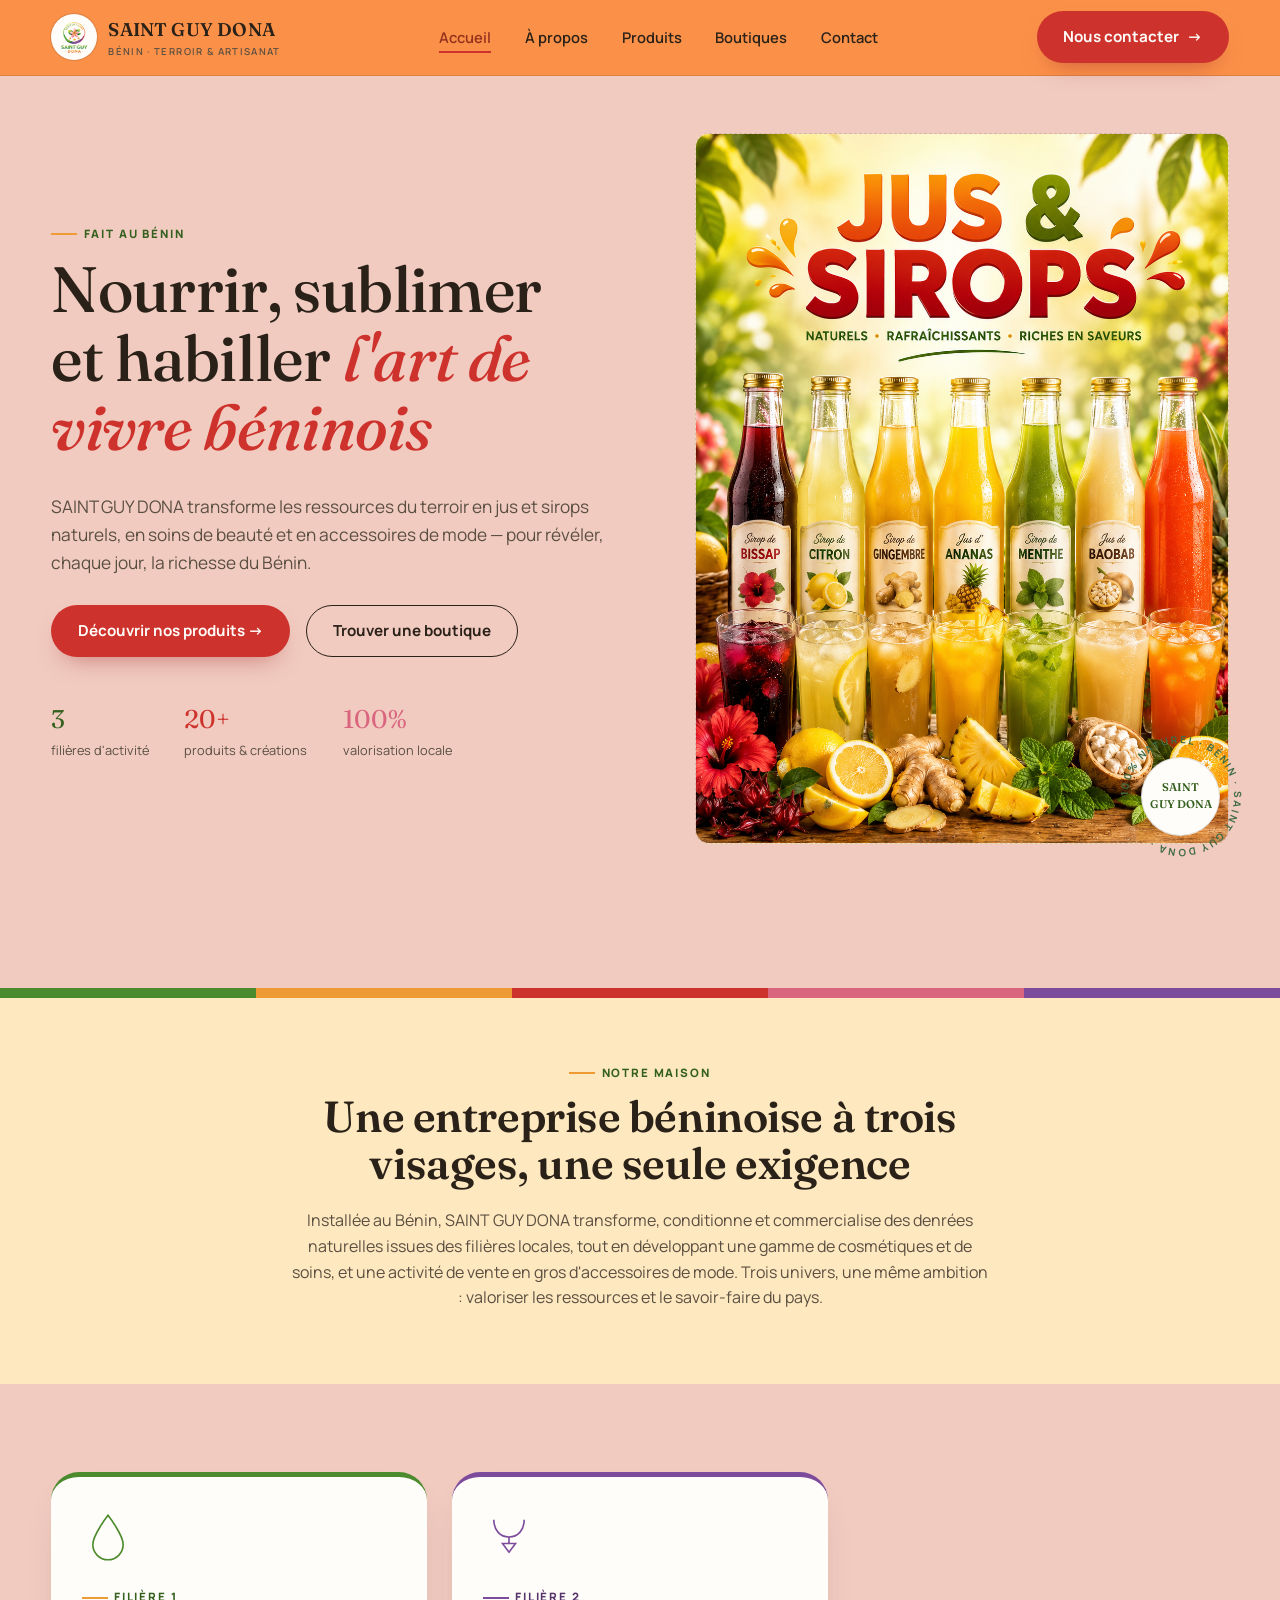
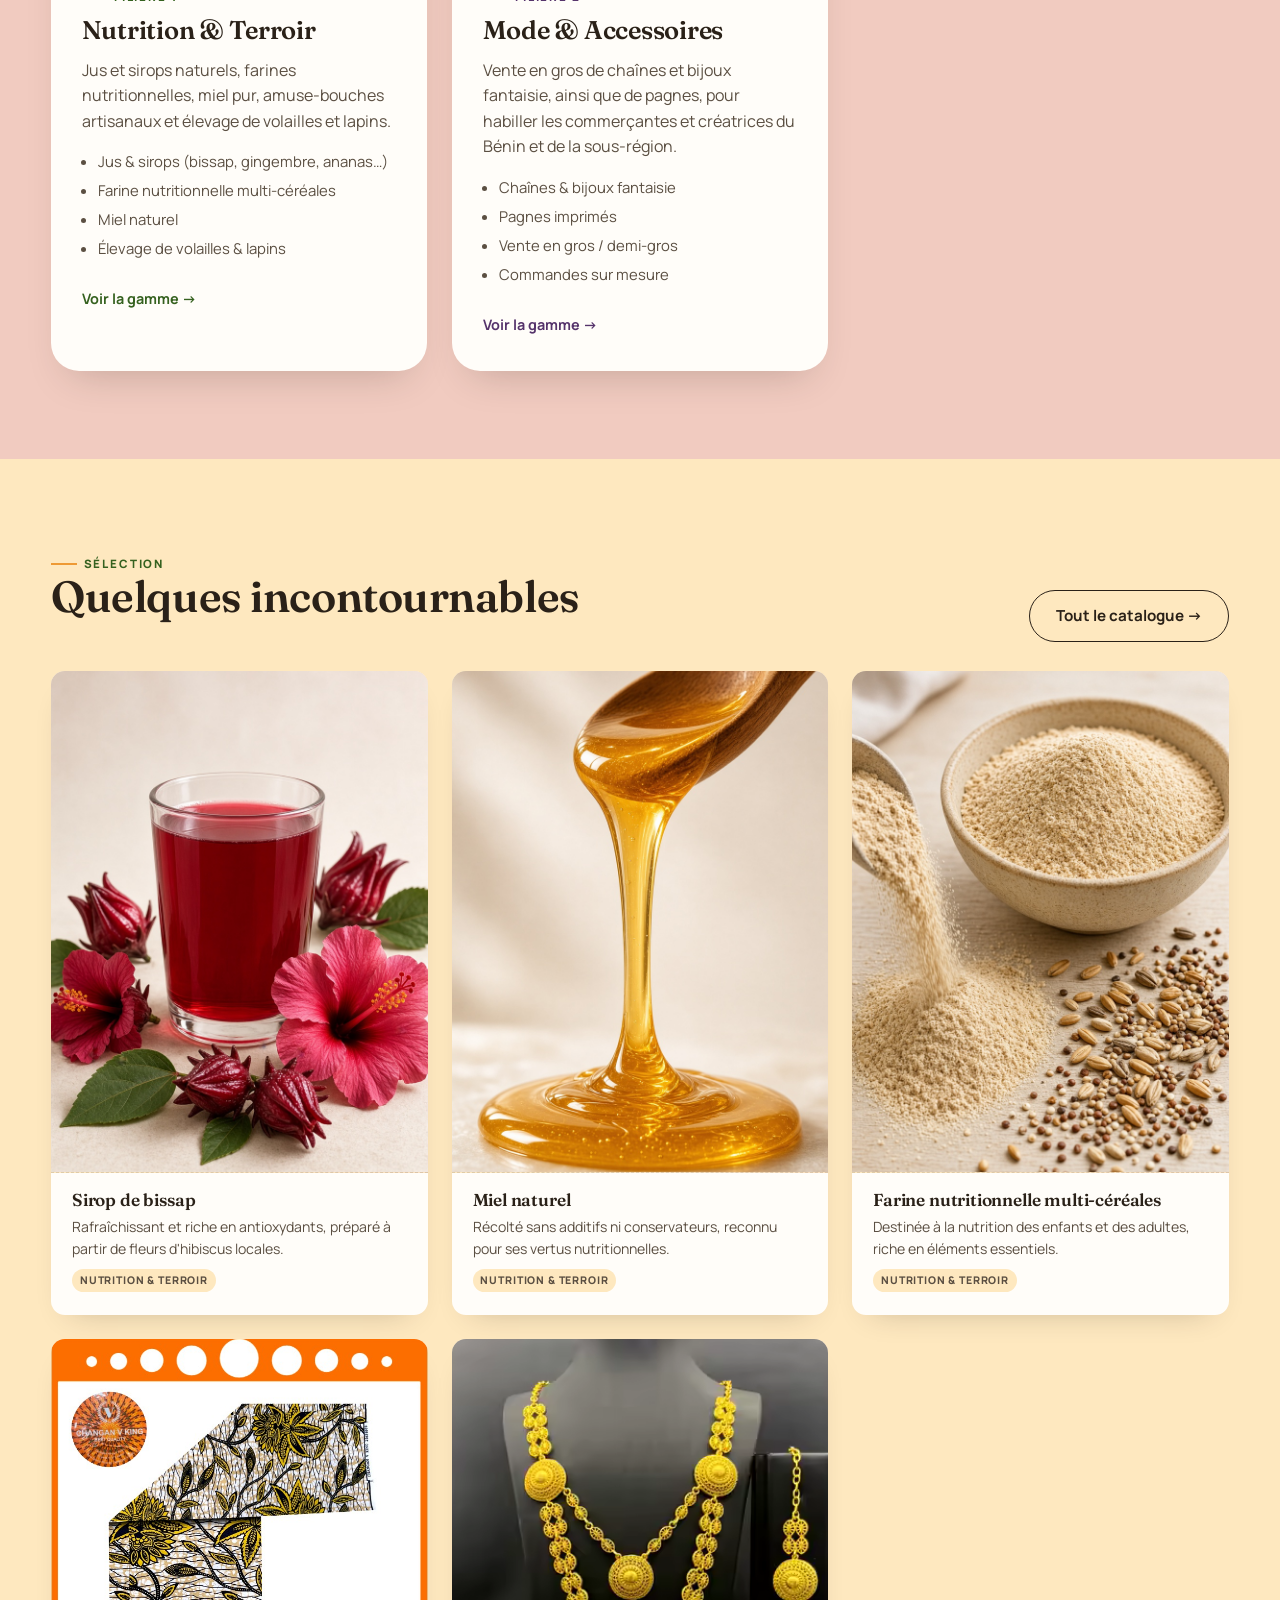
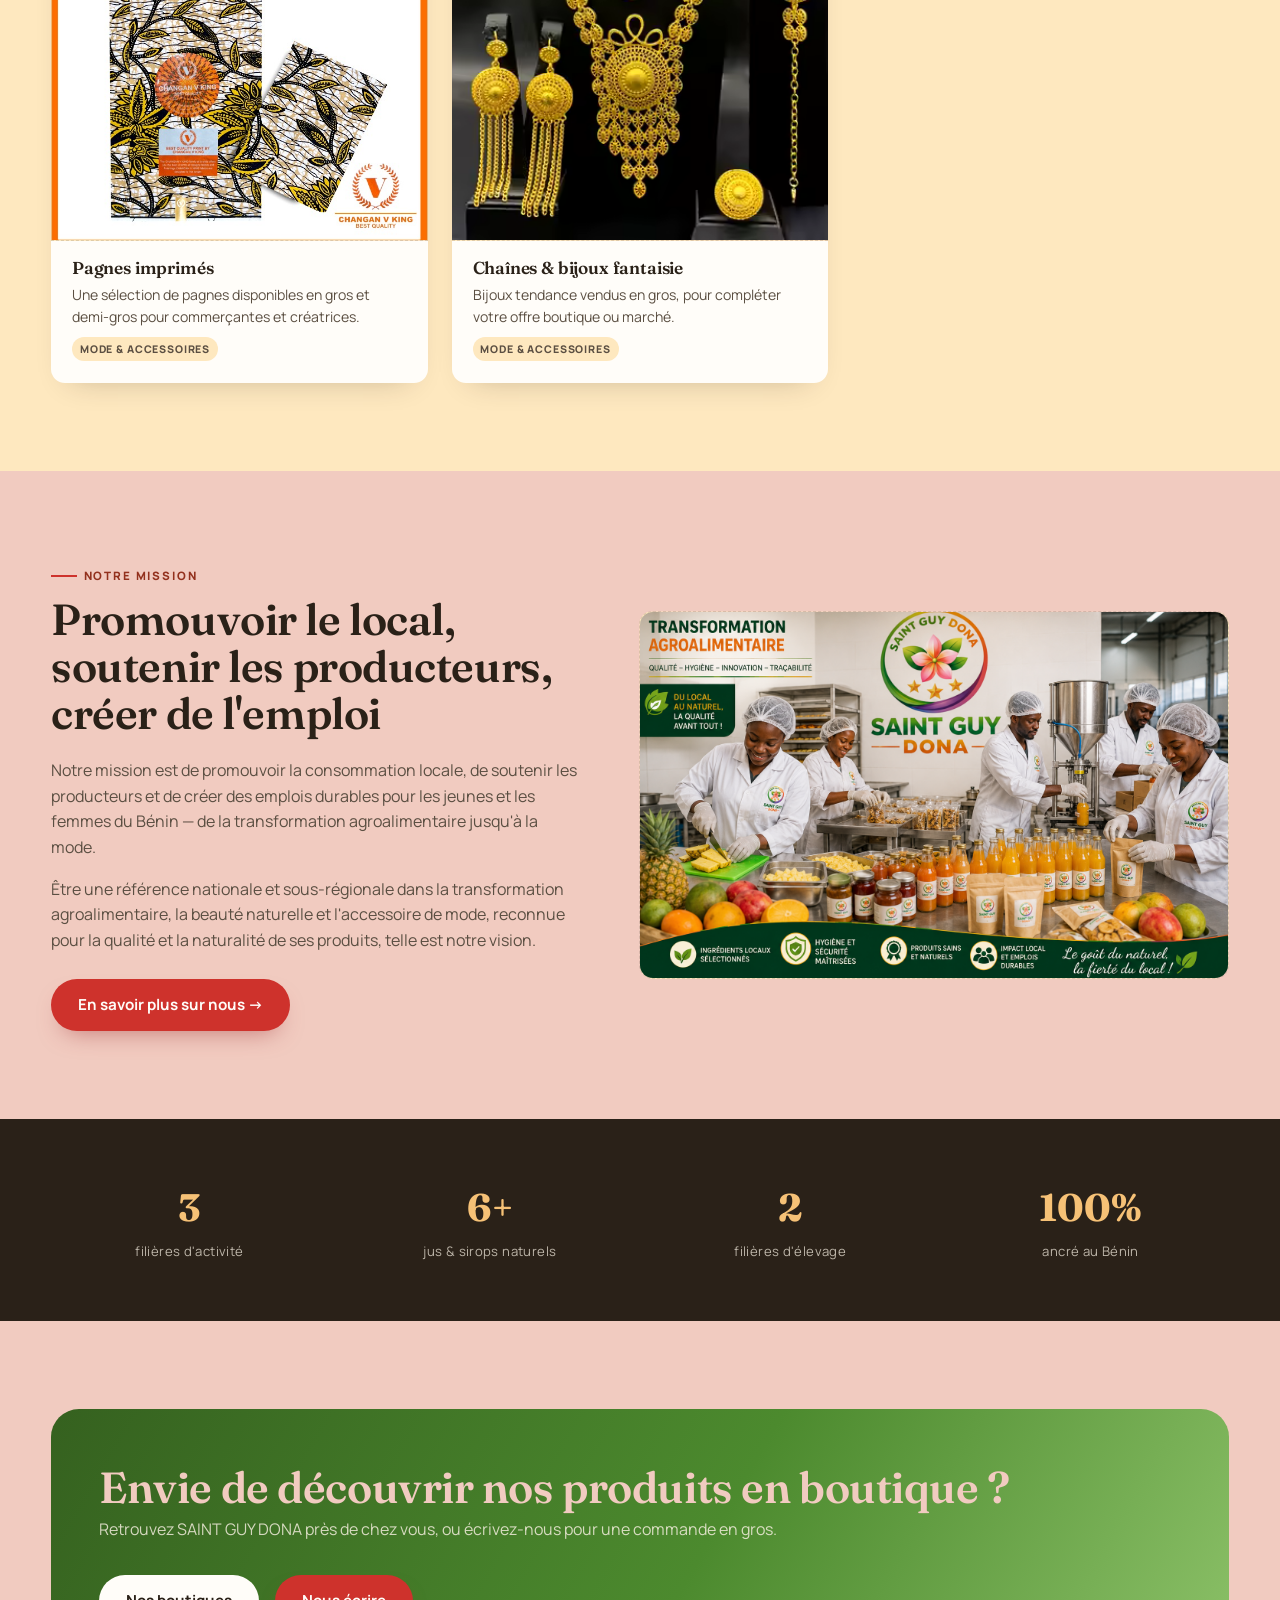
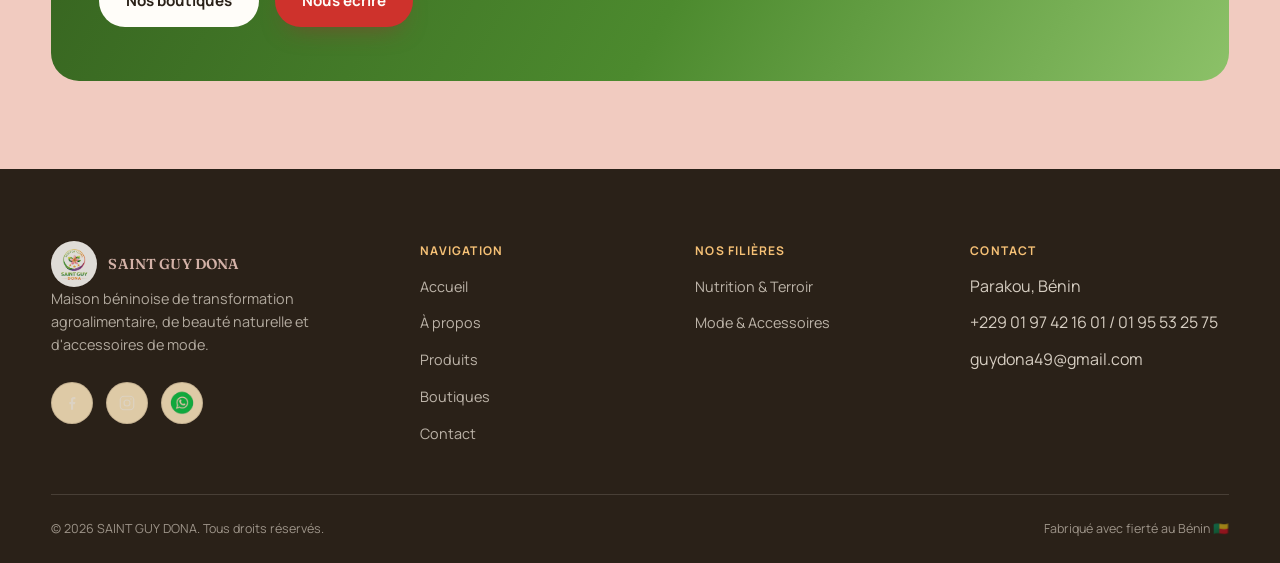
<file: index.html>
<!DOCTYPE html>
<html lang="fr">
<head>
<meta charset="UTF-8">
<meta name="viewport" content="width=device-width, initial-scale=1.0">
<title>Saint Guy Dona — Nutrition, Beauté & Mode du Bénin</title>
<meta name="description" content="SAINT GUY DONA : maison béninoise de transformation agroalimentaire, de beauté naturelle et d'accessoires de mode. Jus & sirops, farines, miel, cosmétiques, chaînes et pagnes.">
<link rel="stylesheet" href="css/style.css">
<script type="application/ld+json">
{
  "@context": "https://schema.org",
  "@type": "Organization",
  "name": "Saint Guy Dona",
  "url": "https://saint-guy-dona.netlify.app/",
  "logo": "https://saint-guy-dona.netlify.app/image/Logo.png",
  "description": "Maison béninoise de transformation agroalimentaire (jus & sirops, farines, miel), de beauté naturelle et de vente en gros d'accessoires de mode.",
  "address": { "@type": "PostalAddress", "addressCountry": "BJ" }
}
</script>
<meta name="google-site-verification" content="PFu3XNACZsZXtsipWAEVEyfrhWiJ9gKWhEKwHs2kgWk" />
</head>
<body>

<header class="site-header">
  <div class="container">
    <a href="index.html" class="brand">
      <img src="image/Logo.png" alt="Logo SAINT GUY DONA" class="brand-mark">
      <span>SAINT GUY DONA<small>Bénin · Terroir &amp; Artisanat</small></span>
    </a>
    <nav>
      <ul class="nav-links" id="navLinks">
        <li><a href="index.html" aria-current="page">Accueil</a></li>
        <li><a href="apropos.html">À propos</a></li>
        <li><a href="produits.html">Produits</a></li>
        <li><a href="boutiques.html">Boutiques</a></li>
        <li><a href="contact.html">Contact</a></li>
      </ul>
    </nav>
    <div class="nav-cta">
      <a href="contact.html" class="btn btn--primary"><span>Nous contacter</span> →</a>
      <button class="nav-toggle" id="navToggle" aria-label="Ouvrir le menu" aria-expanded="false">
        <span></span><span></span><span></span>
      </button>
    </div>
  </div>
</header>

<main>

  <!-- HERO -->
  <section class="section" style="padding-top:3.6rem;">
    <div class="container split">
      <div>
        <p class="eyebrow">Fait au Bénin</p>
        <h1>Nourrir, sublimer<br>et habiller <span class="accent">l'art de vivre béninois</span></h1>
        <p class="max-56" style="font-size:1.08rem;">SAINT GUY DONA transforme les ressources du terroir en jus et sirops naturels, en soins de beauté et en accessoires de mode — pour révéler, chaque jour, la richesse du Bénin.</p>
        <div style="display:flex; gap:1rem; flex-wrap:wrap; margin-top:1.8rem; align-items:center;">
          <a href="produits.html" class="btn btn--primary">Découvrir nos produits →</a>
          <a href="boutiques.html" class="btn btn--ghost">Trouver une boutique</a>
        </div>
        <div style="display:flex; gap:2.2rem; margin-top:2.6rem; flex-wrap:wrap;">
          <div>
            <p style="font-family:var(--font-display); font-size:1.6rem; color:var(--forest-dark); margin:0;">3</p>
            <p style="font-size:0.8rem; margin:0;">filières d'activité</p>
          </div>
          <div>
            <p style="font-family:var(--font-display); font-size:1.6rem; color:var(--bissap); margin:0;">20+</p>
            <p style="font-size:0.8rem; margin:0;">produits &amp; créations</p>
          </div>
          <div>
            <p style="font-family:var(--font-display); font-size:1.6rem; color:var(--plum); margin:0;">100%</p>
            <p style="font-size:0.8rem; margin:0;">valorisation locale</p>
          </div>
        </div>
      </div>
      <div style="position:relative;">
        <div class="ph ph--tall">
          <img src="image/JUS3.png" alt="Gamme de produits Saint Guy Dona" style="width:100%; height:100%; object-fit:cover;">
        </div>
        <div class="seal" style="position:absolute; right:-18px; bottom:-18px;">
          <svg viewBox="0 0 100 100">
            <path id="sealcirc" fill="none" d="M50,50 m-40,0 a40,40 0 1,1 80,0 a40,40 0 1,1 -80,0"/>
            <text font-family="Manrope" font-weight="700" font-size="7.6" letter-spacing="1.5" fill="#3F6B45">
              <textPath href="#sealcirc" startOffset="0%">100% NATUREL · BÉNIN · SAINT GUY DONA ·</textPath>
            </text>
          </svg>
          <div class="seal-core">SAINT<br>GUY DONA</div>
        </div>
      </div>
    </div>
  </section>

  <div class="wax-strip" style="margin-top:3.5rem;">
    <span style="background:var(--forest)"></span><span style="background:var(--mango)"></span><span style="background:var(--bissap)"></span><span style="background:var(--plum)"></span><span style="background:var(--indigo)"></span>
  </div>

  <!-- INTRO -->
  <section class="section section--tight section--ivory-deep">
    <div class="container center" style="max-width:70ch; margin-inline:auto;">
      <p class="eyebrow" style="justify-content:center;">Notre maison</p>
      <h2>Une entreprise béninoise à trois visages, une seule exigence</h2>
      <p>Installée au Bénin, SAINT GUY DONA transforme, conditionne et commercialise des denrées naturelles issues des filières locales, tout en développant une gamme de cosmétiques et de soins, et une activité de vente en gros d'accessoires de mode. Trois univers, une même ambition : valoriser les ressources et le savoir-faire du pays.</p>
    </div>
  </section>

  <!-- PILLARS -->
  <section class="section">
    <div class="container">
      <div class="pillars">

        <article class="pillar-card pillar-card--nutrition">
          <div class="pillar-icon">
            <svg viewBox="0 0 48 48" fill="none" stroke="currentColor" stroke-width="1.5"><path d="M24 4C24 4 10 22 10 31a14 14 0 0028 0C38 22 24 4 24 4z"/></svg>
          </div>
          <p class="eyebrow">Filière 1</p>
          <h3>Nutrition &amp; Terroir</h3>
          <p>Jus et sirops naturels, farines nutritionnelles, miel pur, amuse-bouches artisanaux et élevage de volailles et lapins.</p>
          <ul>
            <li>Jus &amp; sirops (bissap, gingembre, ananas…)</li>
            <li>Farine nutritionnelle multi-céréales</li>
            <li>Miel naturel</li>
            <li>Élevage de volailles &amp; lapins</li>
          </ul>
          <a href="produits.html#nutrition" class="pillar-link">Voir la gamme →</a>
        </article>

        <article class="pillar-card pillar-card--mode">
          <div class="pillar-icon">
            <svg viewBox="0 0 48 48" fill="none" stroke="currentColor" stroke-width="1.5"><path d="M10 8c0 10 6 16 14 16s14-6 14-16"/><path d="M24 24v6"/><path d="M18 30l6 8 6-8z"/></svg>
          </div>
          <p class="eyebrow eyebrow--indigo">Filière 2</p>
          <h3>Mode &amp; Accessoires</h3>
          <p>Vente en gros de chaînes et bijoux fantaisie, ainsi que de pagnes, pour habiller les commerçantes et créatrices du Bénin et de la sous-région.</p>
          <ul>
            <li>Chaînes &amp; bijoux fantaisie</li>
            <li>Pagnes imprimés</li>
            <li>Vente en gros / demi-gros</li>
            <li>Commandes sur mesure</li>
          </ul>
          <a href="produits.html#mode" class="pillar-link">Voir la gamme →</a>
        </article>

      </div>
    </div>
  </section>

  <!-- FEATURED PRODUCTS -->
  <section class="section section--ivory-deep">
    <div class="container">
      <div class="category-head">
        <div>
          <p class="eyebrow">Sélection</p>
          <h2>Quelques incontournables</h2>
        </div>
        <a href="produits.html" class="btn btn--ghost">Tout le catalogue →</a>
      </div>
      <div class="product-grid">

        <div class="product-item">
          <div class="ph ph--tall">
            <img src="image/bissap.jpg" alt="Gamme de produits Saint Guy Dona" style="width:100%; height:100%; object-fit:cover;">
          </div>
          <div class="product-body">
            <h4>Sirop de bissap</h4>
            <p>Rafraîchissant et riche en antioxydants, préparé à partir de fleurs d'hibiscus locales.</p>
            <span class="tag">Nutrition &amp; Terroir</span>
          </div>
        </div>

        <div class="product-item">
          <div class="ph ph--tall">
            <img src="image/miel2.jpg" alt="Gamme de produits Saint Guy Dona" style="width:100%; height:100%; object-fit:cover;">
          </div>  
          <div class="product-body">
            <h4>Miel naturel</h4>
            <p>Récolté sans additifs ni conservateurs, reconnu pour ses vertus nutritionnelles.</p>
            <span class="tag">Nutrition &amp; Terroir</span>
          </div>
        </div>

        <div class="product-item">
          <div class="ph ph--tall">
            <img src="image/farine.jpg" alt="Gamme de produits Saint Guy Dona" style="width:100%; height:100%; object-fit:cover;">
          </div>
          <div class="product-body">
            <h4>Farine nutritionnelle multi-céréales</h4>
            <p>Destinée à la nutrition des enfants et des adultes, riche en éléments essentiels.</p>
            <span class="tag">Nutrition &amp; Terroir</span>
          </div>
        </div>

        <div class="product-item">
          <div class="ph ph--tall">
            <img src="image/pagne2.jpg" alt="Gamme de produits Saint Guy Dona" style="width:100%; height:100%; object-fit:cover;">
          </div>
          <div class="product-body">
            <h4>Pagnes imprimés</h4>
            <p>Une sélection de pagnes disponibles en gros et demi-gros pour commerçantes et créatrices.</p>
            <span class="tag">Mode &amp; Accessoires</span>
          </div>
        </div>

        <div class="product-item">
          <div class="ph ph--tall">
            <img src="image/Chaînes.png" alt="Gamme de produits Saint Guy Dona" style="width:100%; height:100%; object-fit:cover;">
          </div>
          <div class="product-body">
            <h4>Chaînes &amp; bijoux fantaisie</h4>
            <p>Bijoux tendance vendus en gros, pour compléter votre offre boutique ou marché.</p>
            <span class="tag">Mode &amp; Accessoires</span>
          </div>
        </div>

      </div>
    </div>
  </section>

  <!-- ABOUT TEASER -->
  <section class="section">
    <div class="container split split--reverse">
      <div class="ph ph--wide">
        <img src="image/atelier3.png" alt="Équipe et atelier Saint Guy Dona" style="width:100%; height:100%; object-fit:cover;">
      </div>
      <div>
        <p class="eyebrow eyebrow--bissap">Notre mission</p>
        <h2>Promouvoir le local, soutenir les producteurs, créer de l'emploi</h2>
        <p>Notre mission est de promouvoir la consommation locale, de soutenir les producteurs et de créer des emplois durables pour les jeunes et les femmes du Bénin — de la transformation agroalimentaire jusqu'à la mode.</p>
        <p>Être une référence nationale et sous-régionale dans la transformation agroalimentaire, la beauté naturelle et l'accessoire de mode, reconnue pour la qualité et la naturalité de ses produits, telle est notre vision.</p>
        <a href="apropos.html" class="btn btn--primary" style="margin-top:0.6rem;">En savoir plus sur nous →</a>
      </div>
    </div>
  </section>

  <!-- STATS BAND -->
  <section class="section--ink section--tight">
    <div class="container">
      <div class="stat-row">
        <div class="stat"><b>3</b><span>filières d'activité</span></div>
        <div class="stat"><b>6+</b><span>jus &amp; sirops naturels</span></div>
        <div class="stat"><b>2</b><span>filières d'élevage</span></div>
        <div class="stat"><b>100%</b><span>ancré au Bénin</span></div>
      </div>
    </div>
  </section>

  <!-- CTA -->
  <section class="section">
    <div class="container">
      <div class="cta-band">
        <div>
          <h2>Envie de découvrir nos produits en boutique&nbsp;?</h2>
          <p>Retrouvez SAINT GUY DONA près de chez vous, ou écrivez-nous pour une commande en gros.</p>
        </div>
        <div style="display:flex; gap:1rem; flex-wrap:wrap;">
          <a href="boutiques.html" class="btn btn--light">Nos boutiques</a>
          <a href="contact.html" class="btn btn--primary">Nous écrire</a>
        </div>
      </div>
    </div>
  </section>

</main>

<footer class="site-footer">
  <div class="container">
    <div class="footer-grid">
      <div class="footer-brand">
        <a href="index.html" class="brand" style="color:var(--ivory)">
          <img src="image/Logo.png" alt="Logo SAINT GUY DONA" class="brand-mark">
          <span>SAINT GUY DONA</span>
        </a>
        <p>Maison béninoise de transformation agroalimentaire, de beauté naturelle et d'accessoires de mode.</p>
        <div class="social-row">
          <a href="#" aria-label="Facebook"><svg viewBox="0 0 24 24" fill="currentColor"><path d="M13.5 21v-7.5H16l.4-3H13.5V8.4c0-.87.24-1.46 1.5-1.46H16.5V4.2c-.26-.03-1.15-.11-2.18-.11-2.16 0-3.64 1.32-3.64 3.75V10.5H8.5v3H10.68V21h2.82z"/></svg></a>
          <a href="#" aria-label="Instagram"><svg viewBox="0 0 24 24" fill="none" stroke="currentColor" stroke-width="1.6"><rect x="3" y="3" width="18" height="18" rx="5"/><circle cx="12" cy="12" r="4"/><circle cx="17.2" cy="6.8" r="1" fill="currentColor" stroke="none"/></svg></a>
          <a href="https://wa.me/2290195532575" target="_blank" rel="noopener" aria-label="Discuter sur WhatsApp">
            <img src="image/whatsapp.png" alt="WhatsApp" style="width:42px; height:42px; object-fit:contain;">
          </a>
        </div>
      </div>
      <div>
        <h5>Navigation</h5>
        <ul>
          <li><a href="index.html">Accueil</a></li>
          <li><a href="apropos.html">À propos</a></li>
          <li><a href="produits.html">Produits</a></li>
          <li><a href="boutiques.html">Boutiques</a></li>
          <li><a href="contact.html">Contact</a></li>
        </ul>
      </div>
      <div>
        <h5>Nos filières</h5>
        <ul>
          <li><a href="produits.html#nutrition">Nutrition &amp; Terroir</a></li>
          <li><a href="produits.html#mode">Mode &amp; Accessoires</a></li>
        </ul>
      </div>
      <div>
        <h5>Contact</h5>
        <ul>
          <li>Parakou, Bénin</li>
          <li>+229 01 97 42 16 01 / 01 95 53 25 75</li>
          <li>guydona49@gmail.com</li>
        </ul>
      </div>
    </div>
    <div class="footer-bottom">
      <span>© 2026 SAINT GUY DONA. Tous droits réservés.</span>
      <span>Fabriqué avec fierté au Bénin 🇧🇯</span>
    </div>
  </div>
</footer>

<script src="js/script.js"></script>
</body>
</html>
</file>
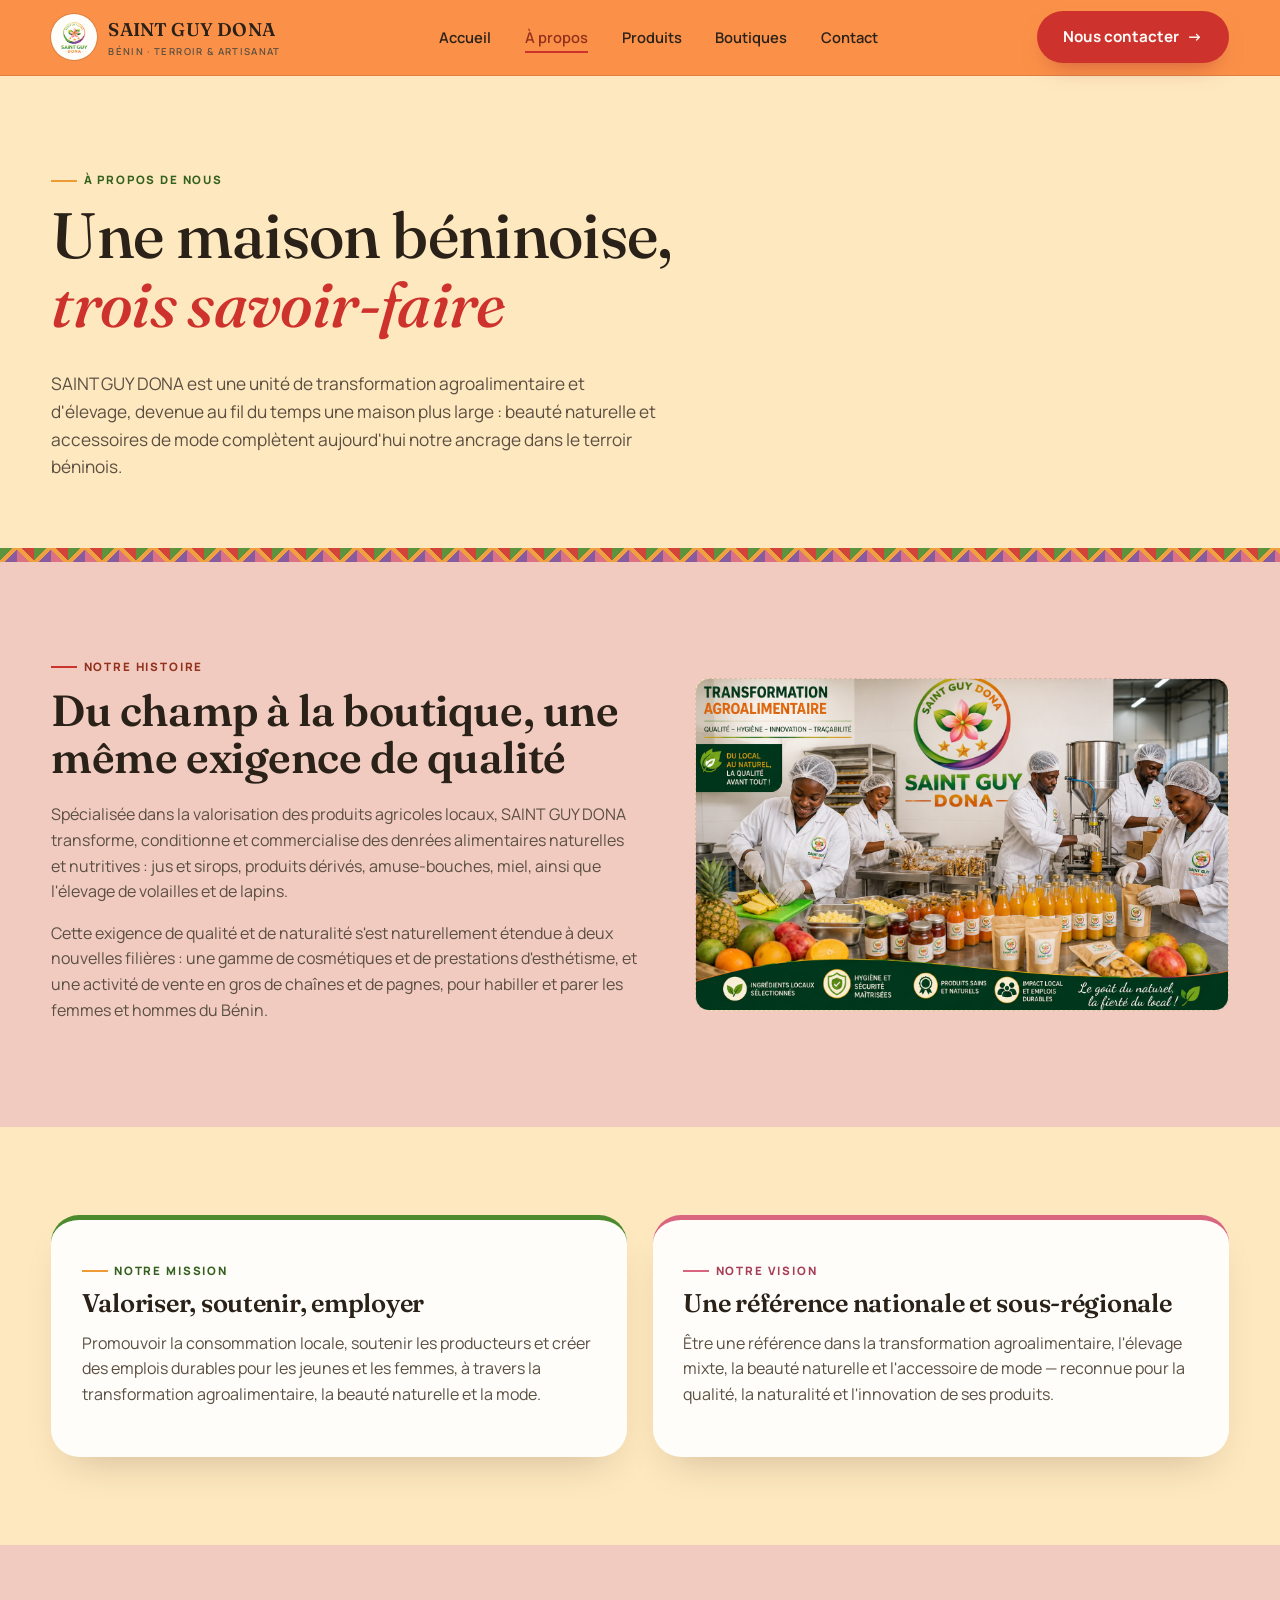
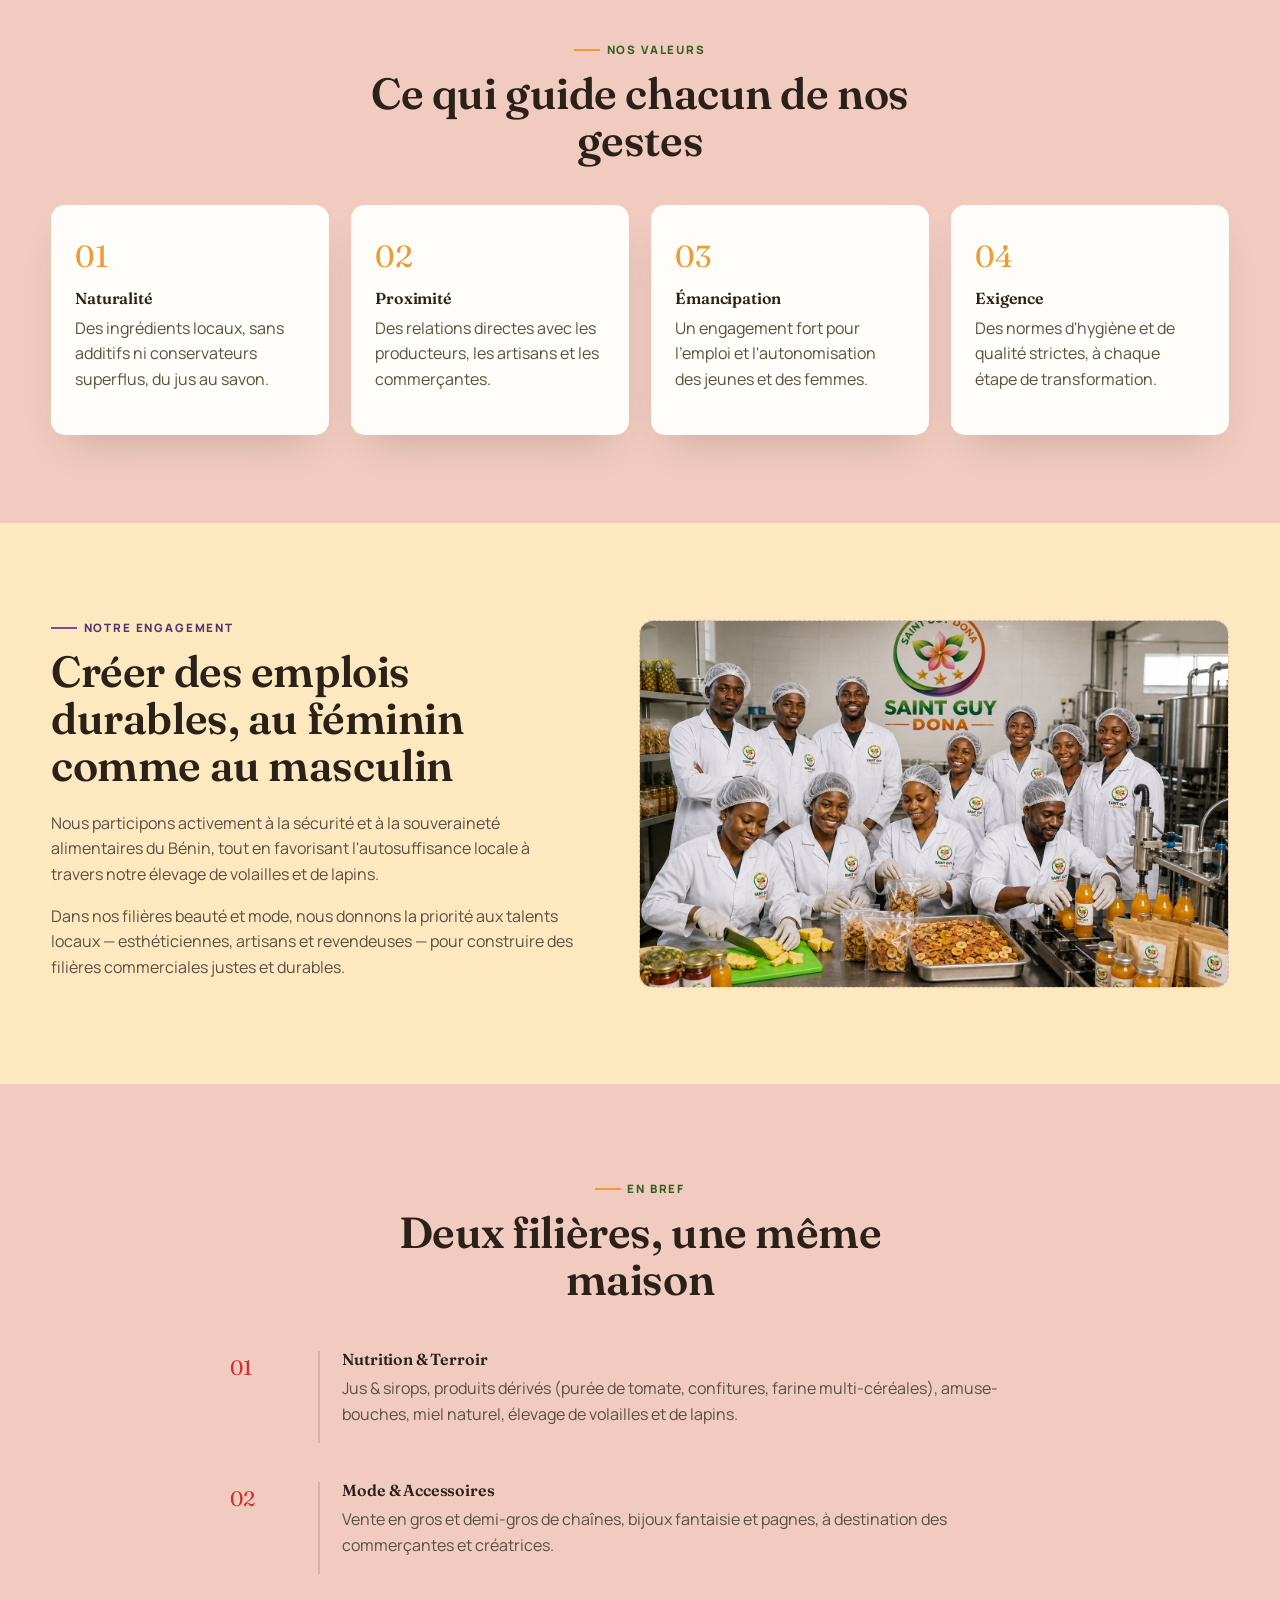
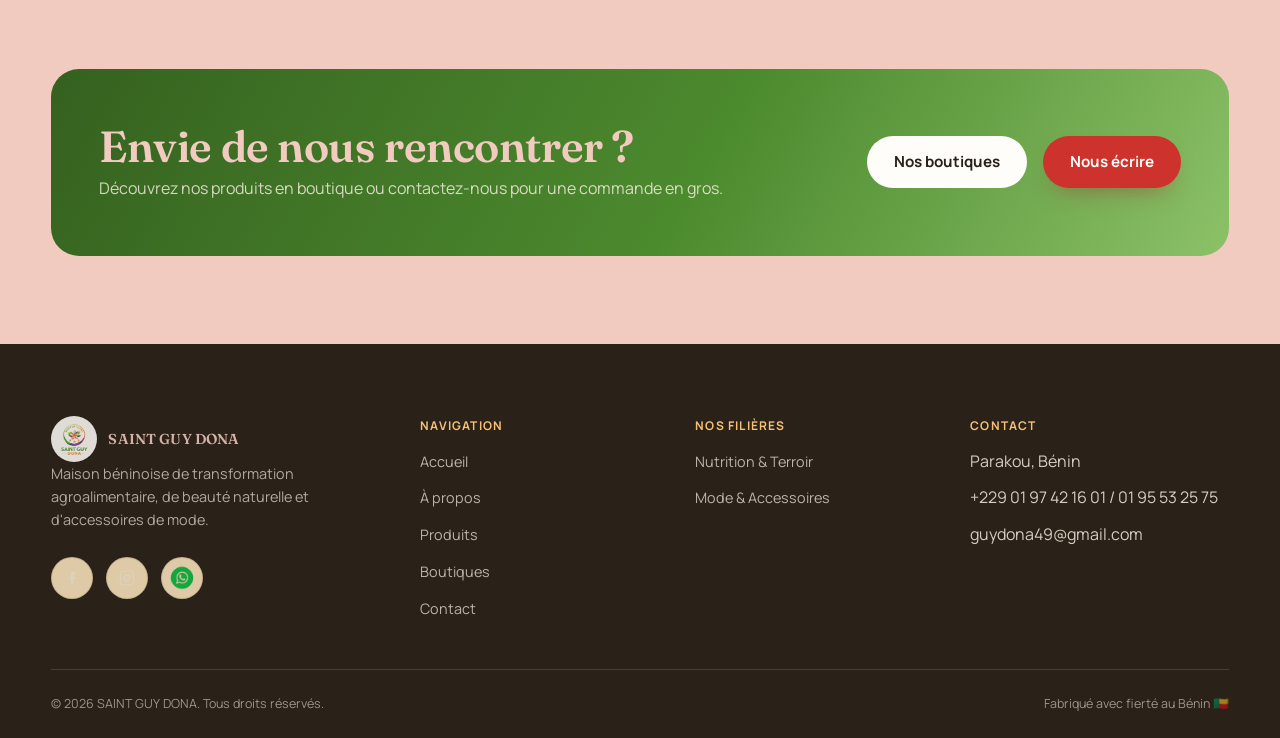
<file: apropos.html>
<!DOCTYPE html>
<html lang="fr">
<head>
<meta charset="UTF-8">
<meta name="viewport" content="width=device-width, initial-scale=1.0">
<title>À propos — Saint Guy Dona</title>
<meta name="description" content="Découvrez l'histoire, la mission et les valeurs de Saint Guy Dona, maison béninoise de transformation agroalimentaire, de beauté naturelle et d'accessoires de mode.">
<link rel="stylesheet" href="css/style.css">
</head>
<body>

<header class="site-header">
  <div class="container">
    <a href="index.html" class="brand">
      <img src="image/Logo.png" alt="Logo SAINT GUY DONA" class="brand-mark">
      <span>SAINT GUY DONA<small>Bénin · Terroir &amp; Artisanat</small></span>
    </a>
    <nav>
      <ul class="nav-links" id="navLinks">
        <li><a href="index.html">Accueil</a></li>
        <li><a href="apropos.html" aria-current="page">À propos</a></li>
        <li><a href="produits.html">Produits</a></li>
        <li><a href="boutiques.html">Boutiques</a></li>
        <li><a href="contact.html">Contact</a></li>
      </ul>
    </nav>
    <div class="nav-cta">
      <a href="contact.html" class="btn btn--primary"><span>Nous contacter</span> →</a>
      <button class="nav-toggle" id="navToggle" aria-label="Ouvrir le menu" aria-expanded="false">
        <span></span><span></span><span></span>
      </button>
    </div>
  </div>
</header>

<main>

  <section class="page-banner">
    <div class="container">
      <p class="eyebrow">À propos de nous</p>
      <h1>Une maison béninoise,<br><span class="accent">trois savoir-faire</span></h1>
      <p class="lead">SAINT GUY DONA est une unité de transformation agroalimentaire et d'élevage, devenue au fil du temps une maison plus large : beauté naturelle et accessoires de mode complètent aujourd'hui notre ancrage dans le terroir béninois.</p>
    </div>
    <div class="wax-divider wax-divider--tri" style="position:absolute; bottom:0; left:0;"></div>
  </section>

  <!-- HISTOIRE -->
  <section class="section">
    <div class="container split">
      <div>
        <p class="eyebrow eyebrow--bissap">Notre histoire</p>
        <h2>Du champ à la boutique, une même exigence de qualité</h2>
        <p>Spécialisée dans la valorisation des produits agricoles locaux, SAINT GUY DONA transforme, conditionne et commercialise des denrées alimentaires naturelles et nutritives : jus et sirops, produits dérivés, amuse-bouches, miel, ainsi que l'élevage de volailles et de lapins.</p>
        <p>Cette exigence de qualité et de naturalité s'est naturellement étendue à deux nouvelles filières : une gamme de cosmétiques et de prestations d'esthétisme, et une activité de vente en gros de chaînes et de pagnes, pour habiller et parer les femmes et hommes du Bénin.</p>
      </div>
      <div class="ph ph--wide">
        <img src="image/atelier3.png" alt="Équipe et atelier Saint Guy Dona" style="width:100%; height:100%; object-fit:cover;">
      </div>
    </div>
  </section>

  <!-- MISSION / VISION -->
  <section class="section section--ivory-deep">
    <div class="container">
      <div class="pillars" style="grid-template-columns: 1fr 1fr;">
        <article class="pillar-card">
          <p class="eyebrow">Notre mission</p>
          <h3>Valoriser, soutenir, employer</h3>
          <p>Promouvoir la consommation locale, soutenir les producteurs et créer des emplois durables pour les jeunes et les femmes, à travers la transformation agroalimentaire, la beauté naturelle et la mode.</p>
        </article>
        <article class="pillar-card pillar-card--beaute">
          <p class="eyebrow eyebrow--plum">Notre vision</p>
          <h3>Une référence nationale et sous-régionale</h3>
          <p>Être une référence dans la transformation agroalimentaire, l'élevage mixte, la beauté naturelle et l'accessoire de mode — reconnue pour la qualité, la naturalité et l'innovation de ses produits.</p>
        </article>
      </div>
    </div>
  </section>

  <!-- VALEURS -->
  <section class="section">
    <div class="container">
      <div class="center max-56 mx-auto" style="margin-bottom:2.6rem;">
        <p class="eyebrow" style="justify-content:center;">Nos valeurs</p>
        <h2>Ce qui guide chacun de nos gestes</h2>
      </div>
      <div class="value-grid">
        <div class="value-card">
          <div class="num">01</div>
          <h4>Naturalité</h4>
          <p>Des ingrédients locaux, sans additifs ni conservateurs superflus, du jus au savon.</p>
        </div>
        <div class="value-card">
          <div class="num">02</div>
          <h4>Proximité</h4>
          <p>Des relations directes avec les producteurs, les artisans et les commerçantes.</p>
        </div>
        <div class="value-card">
          <div class="num">03</div>
          <h4>Émancipation</h4>
          <p>Un engagement fort pour l'emploi et l'autonomisation des jeunes et des femmes.</p>
        </div>
        <div class="value-card">
          <div class="num">04</div>
          <h4>Exigence</h4>
          <p>Des normes d'hygiène et de qualité strictes, à chaque étape de transformation.</p>
        </div>
      </div>
    </div>
  </section>


  <!-- ENGAGEMENT -->
  <section class="section section--ivory-deep">
    <div class="container split split--reverse">
      <div class="ph ph--wide">
        <img src="image/jeunes.png" alt="Équipe et atelier SAINT GUY DONA" style="width:100%; height:100%; object-fit:cover;">
      </div>
      <div>
        <p class="eyebrow eyebrow--indigo">Notre engagement</p>
        <h2>Créer des emplois durables, au féminin comme au masculin</h2>
        <p>Nous participons activement à la sécurité et à la souveraineté alimentaires du Bénin, tout en favorisant l'autosuffisance locale à travers notre élevage de volailles et de lapins.</p>
        <p>Dans nos filières beauté et mode, nous donnons la priorité aux talents locaux — esthéticiennes, artisans et revendeuses — pour construire des filières commerciales justes et durables.</p>
      </div>
    </div>
  </section>


  <!-- DEUX FILIERES RECAP -->
  <section class="section">
    <div class="container">
      <div class="center max-56 mx-auto" style="margin-bottom:2.6rem;">
        <p class="eyebrow" style="justify-content:center;">En bref</p>
        <h2>Deux filières, une même maison</h2>
      </div>
      <div class="timeline" style="max-width:820px; margin-inline:auto;">
        <div class="timeline-item">
          <div class="t-mark">01</div>
          <div>
            <h4>Nutrition &amp; Terroir</h4>
            <p>Jus &amp; sirops, produits dérivés (purée de tomate, confitures, farine multi-céréales), amuse-bouches, miel naturel, élevage de volailles et de lapins.</p>
          </div>
        </div>
        <div class="timeline-item">
          <div class="t-mark">02</div>
          <div>
            <h4>Mode &amp; Accessoires</h4>
            <p>Vente en gros et demi-gros de chaînes, bijoux fantaisie et pagnes, à destination des commerçantes et créatrices.</p>
          </div>
        </div>
      </div>
    </div>
  </section>


  <!-- CTA -->
  <section class="section" style="padding-top:0;">
    <div class="container">
      <div class="cta-band">
        <div>
          <h2>Envie de nous rencontrer&nbsp;?</h2>
          <p>Découvrez nos produits en boutique ou contactez-nous pour une commande en gros.</p>
        </div>
        <div style="display:flex; gap:1rem; flex-wrap:wrap;">
          <a href="boutiques.html" class="btn btn--light">Nos boutiques</a>
          <a href="contact.html" class="btn btn--primary">Nous écrire</a>
        </div>
      </div>
    </div>
  </section>

</main>

<footer class="site-footer">
  <div class="container">
    <div class="footer-grid">
      <div class="footer-brand">
        <a href="index.html" class="brand" style="color:var(--ivory)">
          <img src="image/Logo.png" alt="Logo SAINT GUY DONA" class="brand-mark">
          <span>SAINT GUY DONA</span>
        </a>
        <p>Maison béninoise de transformation agroalimentaire, de beauté naturelle et d'accessoires de mode.</p>
        <div class="social-row">
          <a href="#" aria-label="Facebook"><svg viewBox="0 0 24 24" fill="currentColor"><path d="M13.5 21v-7.5H16l.4-3H13.5V8.4c0-.87.24-1.46 1.5-1.46H16.5V4.2c-.26-.03-1.15-.11-2.18-.11-2.16 0-3.64 1.32-3.64 3.75V10.5H8.5v3H10.68V21h2.82z"/></svg></a>
          <a href="#" aria-label="Instagram"><svg viewBox="0 0 24 24" fill="none" stroke="currentColor" stroke-width="1.6"><rect x="3" y="3" width="18" height="18" rx="5"/><circle cx="12" cy="12" r="4"/><circle cx="17.2" cy="6.8" r="1" fill="currentColor" stroke="none"/></svg></a>
          <a href="https://wa.me/2290195532575" target="_blank" rel="noopener" aria-label="Discuter sur WhatsApp">
            <img src="image/whatsapp.png" alt="WhatsApp" style="width:42px; height:42px; object-fit:contain;">
          </a>
        </div>
      </div>
      <div>
        <h5>Navigation</h5>
        <ul>
          <li><a href="index.html">Accueil</a></li>
          <li><a href="apropos.html">À propos</a></li>
          <li><a href="produits.html">Produits</a></li>
          <li><a href="boutiques.html">Boutiques</a></li>
          <li><a href="contact.html">Contact</a></li>
        </ul>
      </div>
      <div>
        <h5>Nos filières</h5>
        <ul>
          <li><a href="produits.html#nutrition">Nutrition &amp; Terroir</a></li>
          <li><a href="produits.html#mode">Mode &amp; Accessoires</a></li>
        </ul>
      </div>
      <div>
        <h5>Contact</h5>
        <ul>
          <li>Parakou, Bénin</li>
          <li>+229 01 97 42 16 01 / 01 95 53 25 75</li>
          <li>guydona49@gmail.com</li>
        </ul>
      </div>
    </div>
    <div class="footer-bottom">
      <span>© 2026 SAINT GUY DONA. Tous droits réservés.</span>
      <span>Fabriqué avec fierté au Bénin 🇧🇯</span>
    </div>
  </div>
</footer>

<script src="js/script.js"></script>
</body>
</html>
</file>
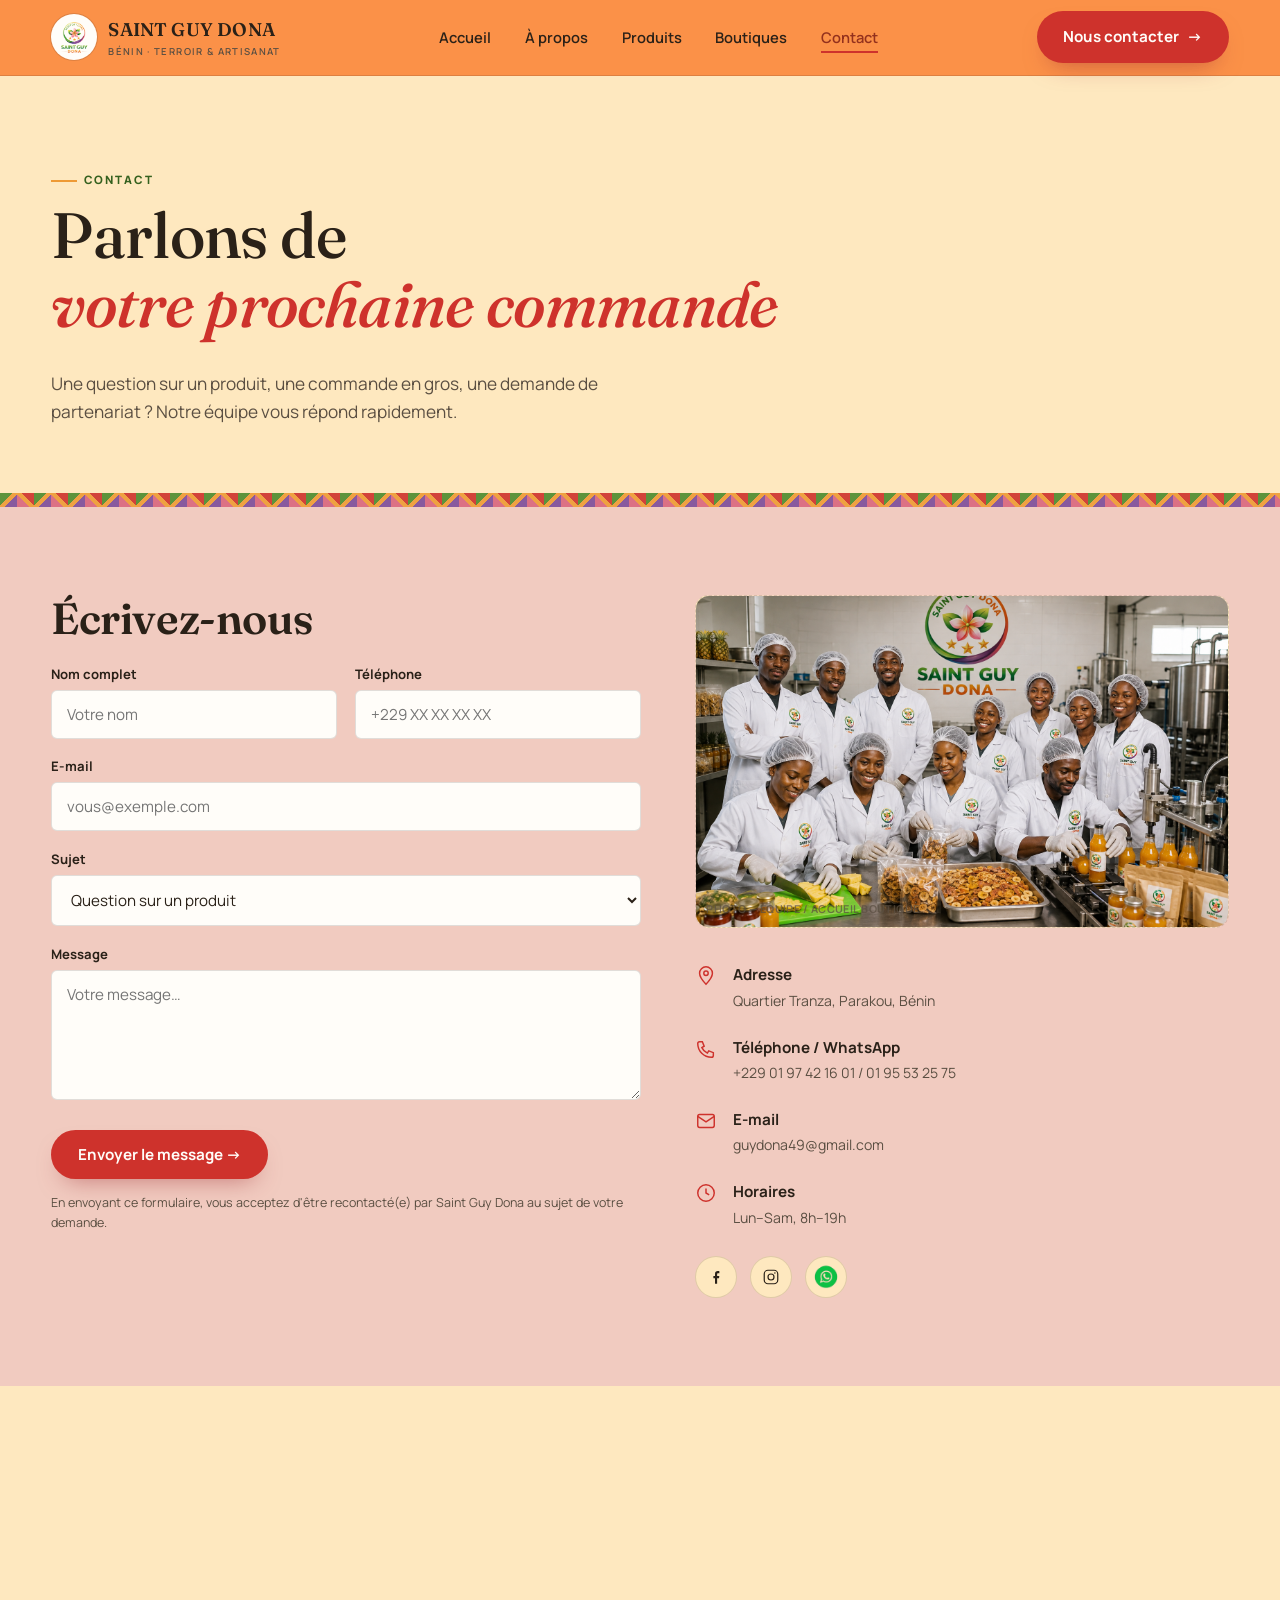
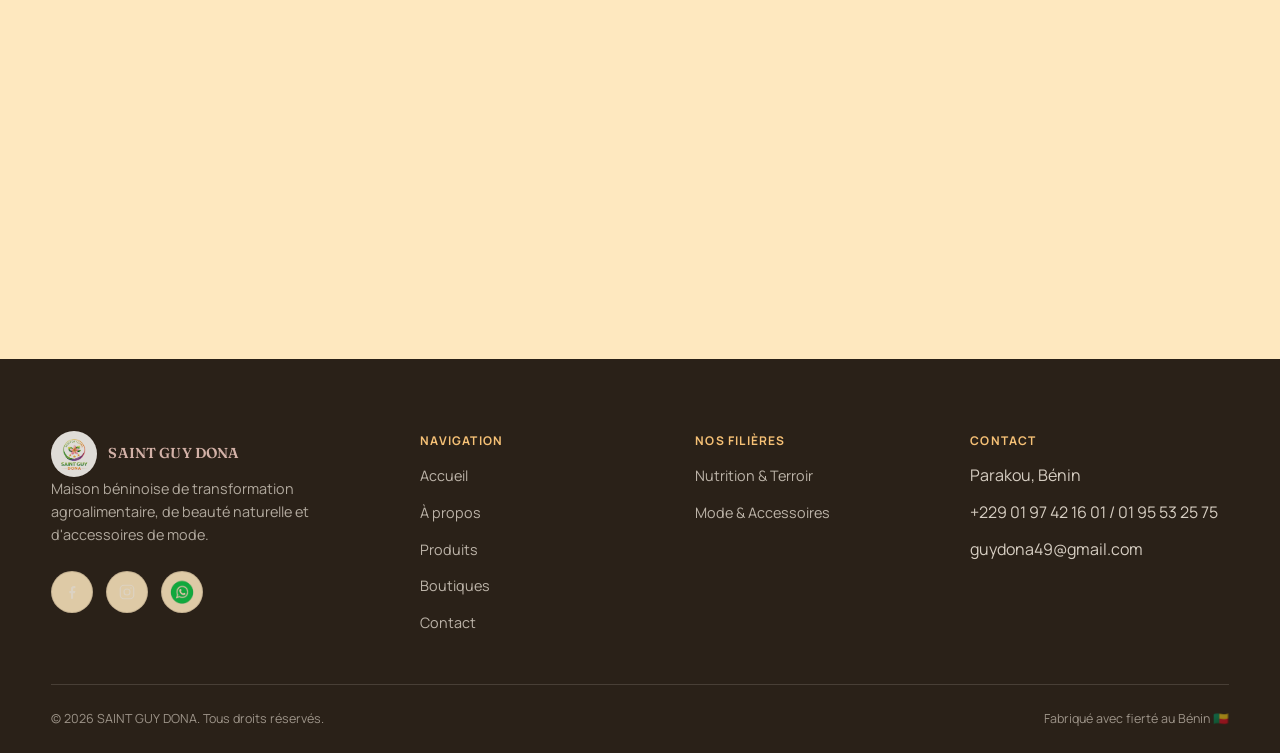
<file: contact.html>
<!DOCTYPE html>
<html lang="fr">
<head>
<meta charset="UTF-8">
<meta name="viewport" content="width=device-width, initial-scale=1.0">
<title>Contact — Saint Guy Dona</title>
<meta name="description" content="Contactez Saint Guy Dona pour une commande, une question sur nos produits ou une demande de partenariat.">
<link rel="stylesheet" href="css/style.css">
</head>
<body>

<header class="site-header">
  <div class="container">
    <a href="index.html" class="brand">
      <img src="image/Logo.png" alt="Logo SAINT GUY DONA" class="brand-mark">
      <span>SAINT GUY DONA<small>Bénin · Terroir &amp; Artisanat</small></span>
    </a>
    <nav>
      <ul class="nav-links" id="navLinks">
        <li><a href="index.html">Accueil</a></li>
        <li><a href="apropos.html">À propos</a></li>
        <li><a href="produits.html">Produits</a></li>
        <li><a href="boutiques.html">Boutiques</a></li>
        <li><a href="contact.html" aria-current="page">Contact</a></li>
      </ul>
    </nav>
    <div class="nav-cta">
      <a href="contact.html" class="btn btn--primary"><span>Nous contacter</span> →</a>
      <button class="nav-toggle" id="navToggle" aria-label="Ouvrir le menu" aria-expanded="false">
        <span></span><span></span><span></span>
      </button>
    </div>
  </div>
</header>

<main>

  <section class="page-banner">
    <div class="container">
      <p class="eyebrow">Contact</p>
      <h1>Parlons de<br><span class="accent">votre prochaine commande</span></h1>
      <p class="lead">Une question sur un produit, une commande en gros, une demande de partenariat ? Notre équipe vous répond rapidement.</p>
    </div>
    <div class="wax-divider wax-divider--tri" style="position:absolute; bottom:0; left:0;"></div>
  </section>

  <section class="section">
    <div class="container split" style="align-items:flex-start;">

      <!-- FORM -->
      <div>
        <h2>Écrivez-nous</h2>
        <form id="contactForm">
          <input type="hidden" name="access_key" value="b23c24ba-799a-460d-8c85-1625cdcc0a7b">
          <input type="hidden" name="subject" value="Nouveau message — site Saint Guy Dona">
          <input type="checkbox" name="botcheck" style="display:none" tabindex="-1" autocomplete="off">

          <div class="form-grid">
            <div>
              <label for="name">Nom complet</label>
              <input type="text" id="name" name="name" placeholder="Votre nom" required>
            </div>
            <div>
              <label for="phone">Téléphone</label>
              <input type="tel" id="phone" name="phone" placeholder="+229 XX XX XX XX">
            </div>
            <div class="full">
              <label for="email">E-mail</label>
              <input type="email" id="email" name="email" placeholder="vous@exemple.com" required>
            </div>
            <div class="full">
              <label for="subjectField">Sujet</label>
              <select id="subjectField" name="sujet">
                <option>Question sur un produit</option>
                <option>Commande en gros / partenariat boutique</option>
                <option>Devenir revendeur</option>
                <option>Autre demande</option>
              </select>
            </div>
            <div class="full">
              <label for="message">Message</label>
              <textarea id="message" name="message" placeholder="Votre message…" required></textarea>
            </div>
          </div>

          <button type="submit" class="btn btn--primary" style="margin-top:1.4rem;">Envoyer le message →</button>
          <p id="formStatus" class="form-status" role="status"></p>
          <p class="form-note">En envoyant ce formulaire, vous acceptez d'être recontacté(e) par Saint Guy Dona au sujet de votre demande.</p>
        </form>
      </div>

      <!-- INFO -->
      <div>
        <div class="ph ph--wide" data-label="Photo — équipe / accueil boutique" style="margin-bottom:2.2rem;">
          <img src="image/jeunes.png" alt="Équipe SAINT GUY DONA" style="width:100%; height:100%; object-fit:cover;">
        </div>

        <ul class="contact-info-list">
          <li>
            <svg viewBox="0 0 24 24" fill="none" stroke="currentColor" stroke-width="1.6"><path d="M12 21s7-7.3 7-12a7 7 0 10-14 0c0 4.7 7 12 7 12z"/><circle cx="12" cy="9" r="2.4"/></svg>
            <div><b>Adresse</b><span>Quartier Tranza, Parakou, Bénin</span></div>
          </li>
          <li>
            <svg viewBox="0 0 24 24" fill="none" stroke="currentColor" stroke-width="1.6"><path d="M5 4h3l2 5-2.5 1.5a12 12 0 006 6L15 14l5 2v3a2 2 0 01-2 2C9.6 21 3 14.4 3 6a2 2 0 012-2z"/></svg>
            <div><b>Téléphone / WhatsApp</b><span>+229 01 97 42 16 01 / 01 95 53 25 75</span></div>
          </li>
          <li>
            <svg viewBox="0 0 24 24" fill="none" stroke="currentColor" stroke-width="1.6"><rect x="3" y="5" width="18" height="14" rx="2"/><path d="M3 7l9 6 9-6"/></svg>
            <div><b>E-mail</b><span>guydona49@gmail.com</span></div>
          </li>
          <li>
            <svg viewBox="0 0 24 24" fill="none" stroke="currentColor" stroke-width="1.6"><circle cx="12" cy="12" r="9"/><path d="M12 7v5l3.5 2"/></svg>
            <div><b>Horaires</b><span>Lun–Sam, 8h–19h</span></div>
          </li>
        </ul>

        <div class="social-row">
          <a href="#" aria-label="Facebook"><svg viewBox="0 0 24 24" fill="currentColor"><path d="M13.5 21v-7.5H16l.4-3H13.5V8.4c0-.87.24-1.46 1.5-1.46H16.5V4.2c-.26-.03-1.15-.11-2.18-.11-2.16 0-3.64 1.32-3.64 3.75V10.5H8.5v3H10.68V21h2.82z"/></svg></a>
          <a href="#" aria-label="Instagram"><svg viewBox="0 0 24 24" fill="none" stroke="currentColor" stroke-width="1.6"><rect x="3" y="3" width="18" height="18" rx="5"/><circle cx="12" cy="12" r="4"/><circle cx="17.2" cy="6.8" r="1" fill="currentColor" stroke="none"/></svg></a>
          <a href="https://wa.me/2290195532575" target="_blank" rel="noopener" aria-label="Discuter sur WhatsApp">
            <img src="image/whatsapp.png" alt="WhatsApp" style="width:42px; height:42px; object-fit:contain;">
          </a>
        </div>
      </div>

    </div>
  </section>

  <!-- MAP -->
  <section class="section section--tight section--ivory-deep">
    <div class="container">
      <iframe 
        src="https://www.google.com/maps/embed?pb=!1m26!1m12!1m3!1d1887.166971973077!2d2.630903078733386!3d9.35582124566605!2m3!1f0!2f0!3f0!3m2!1i1024!2i768!4f13.1!4m11!3e0!4m3!3m2!1d9.356098!2d2.63019!4m5!1s0x10321be74b5354d3%3A0xec4749ab94167753!2sCarrefour%20Guy%20Riob%C3%A9%2C%209J4J%2B5CW%2C%20Unnamed%20Road%2C%20Parakou!3m2!1d9.3554944!2d2.6310935!5e0!3m2!1sfr!2sbj!4v1788198937664!5m2!1sfr!2sbj" 
        width="600" 
        height="450" 
        style="border:0;" 
        allowfullscreen="" 
        loading="lazy" 
        referrerpolicy="strict-origin-when-cross-origin">
      </iframe>
    </div>
  </section>

</main>

<footer class="site-footer">
  <div class="container">
    <div class="footer-grid">
      <div class="footer-brand">
        <a href="index.html" class="brand" style="color:var(--ivory)">
          <img src="image/Logo.png" alt="Logo SAINT GUY DONA" class="brand-mark">
          <span>SAINT GUY DONA</span>
        </a>
        <p>Maison béninoise de transformation agroalimentaire, de beauté naturelle et d'accessoires de mode.</p>
        <div class="social-row">
          <a href="#" aria-label="Facebook"><svg viewBox="0 0 24 24" fill="currentColor"><path d="M13.5 21v-7.5H16l.4-3H13.5V8.4c0-.87.24-1.46 1.5-1.46H16.5V4.2c-.26-.03-1.15-.11-2.18-.11-2.16 0-3.64 1.32-3.64 3.75V10.5H8.5v3H10.68V21h2.82z"/></svg></a>
          <a href="#" aria-label="Instagram"><svg viewBox="0 0 24 24" fill="none" stroke="currentColor" stroke-width="1.6"><rect x="3" y="3" width="18" height="18" rx="5"/><circle cx="12" cy="12" r="4"/><circle cx="17.2" cy="6.8" r="1" fill="currentColor" stroke="none"/></svg></a>
          <a href="https://wa.me/2290195532575" target="_blank" rel="noopener" aria-label="Discuter sur WhatsApp">
            <img src="image/whatsapp.png" alt="WhatsApp" style="width:42px; height:42px; object-fit:contain;">
          </a>
        </div>
      </div>
      <div>
        <h5>Navigation</h5>
        <ul>
          <li><a href="index.html">Accueil</a></li>
          <li><a href="apropos.html">À propos</a></li>
          <li><a href="produits.html">Produits</a></li>
          <li><a href="boutiques.html">Boutiques</a></li>
          <li><a href="contact.html">Contact</a></li>
        </ul>
      </div>
      <div>
        <h5>Nos filières</h5>
        <ul>
          <li><a href="produits.html#nutrition">Nutrition &amp; Terroir</a></li>
          <li><a href="produits.html#mode">Mode &amp; Accessoires</a></li>
        </ul>
      </div>
      <div>
        <h5>Contact</h5>
        <ul>
          <li>Parakou, Bénin</li>
          <li>+229 01 97 42 16 01 / 01 95 53 25 75</li>
          <li>guydona49@gmail.com</li>
        </ul>
      </div>
    </div>
    <div class="footer-bottom">
      <span>© 2026 SAINT GUY DONA. Tous droits réservés.</span>
      <span>Fabriqué avec fierté au Bénin 🇧🇯</span>
    </div>
  </div>
</footer>

<script src="js/script.js"></script>
</body>
</html>
</file>
<file: css/style.css>
/* ==========================================================================
   SAINT GUY DONA — Design system
   Trois filières : Nutrition & Terroir · Beauté & Bien-être · Mode & Accessoires
   ========================================================================== */

@import url('https://fonts.googleapis.com/css2?family=Fraunces:ital,opsz,wght@0,9..144,300;0,9..144,400;0,9..144,500;0,9..144,600;0,9..144,700;0,9..144,900;1,9..144,400;1,9..144,500&family=Manrope:wght@400;500;600;700;800&display=swap');

:root{
  /* -- Couleurs de marque -- */
  --ivory:        #f1cbc0;
  --ivory-deep:   #fee8bf;
  --paper:        #FFFDF9;
  --ink:          #2A2118;
  --ink-soft:     #5B4F42;

  --bissap:       #ce322c;   /* rouge-orangé du logo — accent transverse / CTA */
  --bissap-dark:  #93311D;
  --mango:        #EE9A35;   /* or mangue du logo — filière nutrition */
  --mango-light:  #F6C176;
  --forest:       #4C8A2E;   /* vert feuille du logo — nutrition / naturel */
  --forest-dark:  #35611F;

  --plum:         #D9657E;   /* corail de la fleur du logo — filière beauté */
  --plum-dark:    #A83F58;
  --plum-light:   #F0AEBE;

  --indigo:       #7C4B9B;   /* violet du logo (bas du sceau) — filière mode/pagne */
  --indigo-dark:  #55336B;
  --indigo-light: #B48FCB;

  --line:         rgba(42,33,24,0.14);
  --shadow-soft:  0 20px 40px -20px rgba(42,33,24,0.25);

  --font-display: 'Fraunces', serif;
  --font-body:    'Manrope', sans-serif;

  --radius-s: 6px;
  --radius-m: 14px;
  --radius-l: 28px;
}

*, *::before, *::after{ box-sizing: border-box; }

html{ scroll-behavior: smooth; }

body{
  margin:0;
  background: var(--ivory);
  color: var(--ink);
  font-family: var(--font-body);
  font-size: 16px;
  line-height: 1.6;
  -webkit-font-smoothing: antialiased;
}

img{ max-width:100%; display:block; }

a{ color: inherit; text-decoration: none; }

h1,h2,h3,h4{
  font-family: var(--font-display);
  font-weight: 600;
  line-height: 1.08;
  margin: 0 0 0.5em;
  letter-spacing: -0.01em;
  color: var(--ink);
}

h1{ font-size: clamp(2.6rem, 5vw, 4.6rem); font-weight: 500; }
h2{ font-size: clamp(1.9rem, 3.4vw, 2.9rem); }
h3{ font-size: clamp(1.25rem, 2vw, 1.6rem); }

p{ margin: 0 0 1em; color: var(--ink-soft); }

.container{
  width: min(1180px, 92%);
  margin-inline: auto;
}

section{ position: relative; }

/* -- Focus visibility -- */
a:focus-visible, button:focus-visible, input:focus-visible, textarea:focus-visible, select:focus-visible{
  outline: 2.5px solid var(--forest);
  outline-offset: 3px;
  border-radius: 4px;
}

@media (prefers-reduced-motion: reduce){
  *{ animation-duration: 0.001ms !important; animation-iteration-count: 1 !important; transition-duration: 0.001ms !important; scroll-behavior: auto !important; }
}

/* ==========================================================================
   Motif signature — bordure "wax" (inspirée des pagnes) utilisée comme
   séparateur de section. Trois tons, un par filière.
   ========================================================================== */

.wax-divider{
  height: 14px;
  width: 100%;
  background-repeat: repeat-x;
  background-size: 34px 14px;
  opacity: 0.9;
}
.wax-divider--tri{
  background-image:
    linear-gradient(135deg, var(--forest) 25%, transparent 25.5%),
    linear-gradient(-135deg, var(--bissap) 25%, transparent 25.5%),
    linear-gradient(45deg, var(--plum) 25%, transparent 25.5%),
    linear-gradient(-45deg, var(--indigo) 25%, transparent 25.5%);
  background-color: var(--mango);
  background-position: 0 0, 0 0, 17px 0, 17px 0;
}

.wax-strip{
  display:flex;
  height: 10px;
}
.wax-strip span{ flex:1; }

/* ==========================================================================
   Sceau tournant — "100% Naturel · Bénin"
   ========================================================================== */

.seal{
  --size: 132px;
  width: var(--size);
  height: var(--size);
  border-radius: 50%;
  position: relative;
  display: grid;
  place-items: center;
  flex-shrink: 0;
}
.seal svg{ position:absolute; inset:0; width:100%; height:100%; animation: seal-spin 22s linear infinite; }
.seal .seal-core{
  width: 60%; height:60%;
  border-radius:50%;
  background: var(--paper);
  display:grid; place-items:center;
  text-align:center;
  font-family: var(--font-display);
  font-size: 0.7rem;
  font-weight: 600;
  color: var(--forest-dark);
  padding: 4px;
  box-shadow: inset 0 0 0 1px var(--line);
}
@keyframes seal-spin{ to{ transform: rotate(360deg); } }

/* ==========================================================================
   Placeholders image — à remplacer par les vraies photos
   ========================================================================== */

.ph{
  position: relative;
  display:flex;
  align-items:center;
  justify-content:center;
  background: linear-gradient(155deg, var(--ivory-deep), var(--ivory));
  border: 1.5px dashed var(--line);
  border-radius: var(--radius-m);
  color: var(--ink-soft);
  overflow:hidden;
  min-height: 160px;
}
.ph svg{ width: 34%; max-width:64px; opacity:0.55; }
.ph::after{
  content: attr(data-label);
  position:absolute;
  bottom:10px; left:10px; right:10px;
  font-size:0.68rem;
  font-family: var(--font-body);
  font-weight:700;
  letter-spacing:.04em;
  text-transform:uppercase;
  color: var(--ink-soft);
  opacity:0.7;
  text-align:left;
}
.ph--square{ aspect-ratio: 1/1; }
.ph--wide{ aspect-ratio: 16/10; }
.ph--tall{ aspect-ratio: 3/4; }
.ph--round{ border-radius:50%; aspect-ratio:1/1; }

/* ==========================================================================
   Boutons
   ========================================================================== */

.btn{
  display:inline-flex;
  align-items:center;
  gap:.5em;
  font-family: var(--font-body);
  font-weight:700;
  font-size: 0.95rem;
  padding: 0.85em 1.7em;
  border-radius: 999px;
  border: 1.5px solid transparent;
  cursor:pointer;
  transition: transform .25s ease, box-shadow .25s ease, background .25s ease, color .25s ease;
}
.btn:hover{ transform: translateY(-2px); }

.btn--primary{ background: var(--bissap); color: var(--paper); box-shadow: 0 12px 24px -12px rgba(156,43,50,0.55); }
.btn--primary:hover{ background: var(--bissap-dark); }

.btn--ghost{ background: transparent; border-color: var(--ink); color: var(--ink); }
.btn--ghost:hover{ background: var(--ink); color: var(--ivory); }

.btn--light{ background: var(--paper); color: var(--ink); }
.btn--light:hover{ background: var(--mango-light); }

/* ==========================================================================
   En-tête / navigation
   ========================================================================== */

.site-header{
  position: sticky;
  top:0;
  z-index: 50;
  background: rgba(252, 139, 59, 0.9);
  backdrop-filter: blur(10px);
  border-bottom: 1px solid var(--line);
}
.site-header .container{
  display:flex;
  align-items:center;
  justify-content:space-between;
  padding-block: 0.7rem;
  gap: 1.5rem;
}
.brand{
  display:flex;
  align-items:center;
  gap:0.7rem;
  font-family: var(--font-display);
  font-weight:600;
  font-size: 1.15rem;
  letter-spacing: 0.01em;
  flex-shrink:0;
}
.brand .brand-mark{
  width: 46px; height:46px;
  border-radius:50%;
  flex-shrink:0;
  object-fit: cover;
  background: var(--paper);
  box-shadow: 0 0 0 1px var(--line);
}
.brand small{ display:block; font-family: var(--font-body); font-weight:600; font-size:0.6rem; letter-spacing:0.14em; text-transform:uppercase; color: var(--ink-soft); }

.nav-links{
  display:flex;
  align-items:center;
  gap: 2.1rem;
  list-style:none;
  margin:0; padding:0;
}
.nav-links a{
  font-weight:600;
  font-size:0.92rem;
  position:relative;
  padding-block: 0.3rem;
}
.nav-links a::after{
  content:'';
  position:absolute; left:0; right:0; bottom:-2px;
  height:2px; background: var(--bissap);
  transform: scaleX(0); transform-origin:left;
  transition: transform .25s ease;
}
.nav-links a:hover::after, .nav-links a[aria-current="page"]::after{ transform: scaleX(1); }
.nav-links a[aria-current="page"]{ color: var(--bissap-dark); }

.nav-cta{ display:flex; align-items:center; gap:1rem; }

.nav-toggle{
  display:none;
  background:none; border:none; cursor:pointer;
  flex-direction:column; gap:5px;
  padding:8px;
}
.nav-toggle span{ width:24px; height:2px; background: var(--ink); display:block; }

@media (max-width: 920px){
  .nav-links{
    position:absolute; top:100%; left:0; right:0;
    flex-direction:column; align-items:flex-start;
    background: var(--paper);
    padding: 1.4rem 6%;
    gap: 1.1rem;
    border-bottom: 1px solid var(--line);
    display:none;
  }
  .nav-links.open{ display:flex; }
  .nav-toggle{ display:flex; }
  .nav-cta .btn span{ display:none; }
}

/* ==========================================================================
   Bandeau eyebrow / accents de texte
   ========================================================================== */

.eyebrow{
  display:inline-flex;
  align-items:center;
  gap:0.55em;
  font-family: var(--font-body);
  font-weight:800;
  font-size: 0.72rem;
  letter-spacing: 0.16em;
  text-transform: uppercase;
  color: var(--forest-dark);
  margin-bottom: 0.9em;
}
.eyebrow::before{
  content:'';
  width: 26px; height: 2px;
  background: var(--mango);
}
.eyebrow--plum{ color: var(--plum-dark); } .eyebrow--plum::before{ background: var(--plum); }
.eyebrow--indigo{ color: var(--indigo-dark); } .eyebrow--indigo::before{ background: var(--indigo); }
.eyebrow--bissap{ color: var(--bissap-dark); } .eyebrow--bissap::before{ background: var(--bissap); }

.accent{ font-style: italic; color: var(--bissap); font-weight:500; }
.accent--plum{ color: var(--plum); }
.accent--indigo{ color: var(--indigo); }
.accent--forest{ color: var(--forest); }

/* ==========================================================================
   Bannière de page (pages secondaires)
   ========================================================================== */

.page-banner{
  padding: 5.5rem 0 4rem;
  background: var(--ivory-deep);
  overflow:hidden;
  position:relative;
}
.page-banner .container{ position:relative; z-index:1; }
.page-banner p.lead{ max-width: 56ch; font-size:1.08rem; }

/* ==========================================================================
   Piliers / filières (cartes des trois univers)
   ========================================================================== */

.pillars{
  display:grid;
  grid-template-columns: repeat(3, 1fr);
  gap: 1.6rem;
}
.pillar-card{
  background: var(--paper);
  border-radius: var(--radius-l);
  padding: 2.1rem 1.9rem;
  box-shadow: var(--shadow-soft);
  border-top: 5px solid var(--forest);
  transition: transform .3s ease;
}
.pillar-card:hover{ transform: translateY(-6px); }
.pillar-card--beaute{ border-top-color: var(--plum); }
.pillar-card--mode{ border-top-color: var(--indigo); }
.pillar-card .pillar-icon{
  width:52px; height:52px; margin-bottom:1.1rem;
  color: var(--forest);
}
.pillar-card--beaute .pillar-icon{ color: var(--plum); }
.pillar-card--mode .pillar-icon{ color: var(--indigo); }
.pillar-card ul{ margin:1em 0 0; padding-left:1.1em; color: var(--ink-soft); font-size:0.93rem; }
.pillar-card li{ margin-bottom: 0.35em; }
.pillar-card a.pillar-link{ display:inline-flex; align-items:center; gap:.4em; margin-top:1.3rem; font-weight:700; font-size:0.9rem; color: var(--forest-dark); }
.pillar-card--beaute a.pillar-link{ color: var(--plum-dark); }
.pillar-card--mode a.pillar-link{ color: var(--indigo-dark); }

@media (max-width: 880px){ .pillars{ grid-template-columns: 1fr; } }

/* ==========================================================================
   Grilles produits
   ========================================================================== */

.product-grid{
  display:grid;
  grid-template-columns: repeat(3, 1fr);
  gap: 1.5rem;
}
.product-item{
  background: var(--paper);
  border-radius: var(--radius-m);
  overflow:hidden;
  box-shadow: 0 14px 30px -20px rgba(42,33,24,0.3);
  display:flex;
  flex-direction:column;
}
.product-item .ph{ border-radius:0; border-width:0 0 1px; }
.product-item .product-body{ padding: 1.15rem 1.3rem 1.4rem; flex:1; display:flex; flex-direction:column; }
.product-item h4{ font-family:var(--font-display); font-size:1.08rem; margin:0 0 0.35em; }
.product-item p{ font-size:0.88rem; margin:0; flex:1; }
.product-item .tag{
  align-self:flex-start;
  margin-top:0.8em;
  font-size:0.66rem;
  font-weight:800;
  letter-spacing:.08em;
  text-transform:uppercase;
  padding: 0.3em 0.75em;
  border-radius:999px;
  background: var(--ivory-deep);
  color: var(--ink-soft);
}

.product-item--compact{ flex-direction:row; align-items:stretch; }
.product-item--compact .ph{ width: 40%; min-height:0; align-self:stretch; border-width:0 1px 0 0; }
.product-item--compact .product-body{ padding: 1rem 1.2rem; }

.product-list--single{ grid-template-columns: 1fr; }

@media (max-width: 940px){ .product-grid{ grid-template-columns: repeat(2,1fr); } }
@media (max-width: 620px){ .product-grid{ grid-template-columns: 1fr; } }

.category-block{ margin-bottom: 4.2rem; }
.category-head{
  display:flex;
  align-items:flex-end;
  justify-content:space-between;
  gap:1.5rem;
  margin-bottom: 1.8rem;
  flex-wrap:wrap;
}
.category-head p{ margin:0; max-width:52ch; }

/* ==========================================================================
   Section standard
   ========================================================================== */

.section{ padding: 5.5rem 0; }
.section--tight{ padding: 3.6rem 0; }
.section--ivory-deep{ background: var(--ivory-deep); }
.section--ink{ background: var(--ink); color: var(--ivory); }
.section--ink h2, .section--ink h3{ color: var(--ivory); }
.section--ink p{ color: rgba(251,243,230,0.75); }

.split{
  display:grid;
  grid-template-columns: 1.05fr 0.95fr;
  gap: 3.4rem;
  align-items:center;
}
.split--reverse{ direction: rtl; }
.split--reverse > *{ direction: ltr; }
@media (max-width: 880px){ .split{ grid-template-columns:1fr; } .split--reverse{ direction:ltr; } }

/* ==========================================================================
   Cartes valeur / stat / étape
   ========================================================================== */

.value-grid{ display:grid; grid-template-columns: repeat(4, 1fr); gap:1.4rem; }
.value-card{ background: var(--paper); border-radius: var(--radius-m); padding: 1.7rem 1.5rem; box-shadow: var(--shadow-soft); }
.value-card .num{ font-family:var(--font-display); font-size:1.9rem; color: var(--mango); margin-bottom:0.3em; }
@media (max-width: 880px){ .value-grid{ grid-template-columns: repeat(2,1fr); } }
@media (max-width: 540px){ .value-grid{ grid-template-columns: 1fr; } }

.stat-row{ display:grid; grid-template-columns: repeat(4,1fr); gap:1.5rem; text-align:center; }
.stat-row .stat b{ display:block; font-family:var(--font-display); font-size:2.4rem; color: var(--mango-light); }
.stat-row .stat span{ font-size:0.82rem; letter-spacing:.03em; color: rgba(251,243,230,0.7); }
@media (max-width: 700px){ .stat-row{ grid-template-columns: repeat(2,1fr); gap:2rem; } }

.timeline{ display:flex; flex-direction:column; gap: 1.6rem; }
.timeline-item{ display:grid; grid-template-columns: 90px 1fr; gap: 1.4rem; padding-block: 0.4rem; }
.timeline-item .t-mark{ font-family: var(--font-display); font-size:1.3rem; color: var(--bissap); border-right: 2px solid var(--line); padding-right:1.2rem; }

/* ==========================================================================
   Boutiques
   ========================================================================== */

.shop-card{
  background: var(--paper);
  border-radius: var(--radius-m);
  overflow:hidden;
  box-shadow: var(--shadow-soft);
  display:grid;
  grid-template-columns: 240px 1fr;
}
.shop-card .shop-info{ padding: 1.6rem 1.8rem; display:flex; flex-direction:column; gap:0.6rem; }
.shop-card h3{ margin-bottom:0.1em; }
.shop-card .shop-meta{ display:flex; flex-wrap:wrap; gap: 1.4rem; font-size:0.86rem; color: var(--ink-soft); margin-top:0.4rem; }
.shop-card .shop-meta div{ display:flex; align-items:center; gap:.5em; }
.shop-card .shop-meta svg{ width:16px; height:16px; flex-shrink:0; color: var(--forest); }
@media (max-width: 700px){ .shop-card{ grid-template-columns: 1fr; } .shop-card .ph{ aspect-ratio: 16/9; } }

/* ==========================================================================
   Formulaire de contact
   ========================================================================== */

.form-grid{ display:grid; grid-template-columns: repeat(2,1fr); gap: 1.1rem; }
.form-grid .full{ grid-column: 1 / -1; }
label{ display:block; font-weight:700; font-size:0.82rem; margin-bottom:0.4em; color: var(--ink); }
input, textarea, select{
  width:100%;
  font-family: var(--font-body);
  font-size:0.95rem;
  padding: 0.85em 1em;
  border-radius: var(--radius-s);
  border: 1.5px solid var(--line);
  background: var(--paper);
  color: var(--ink);
}
textarea{ resize: vertical; min-height: 130px; }
input:focus, textarea:focus, select:focus{ border-color: var(--forest); }
@media (max-width: 700px){ .form-grid{ grid-template-columns: 1fr; } }

.contact-info-list{ list-style:none; margin:0; padding:0; display:flex; flex-direction:column; gap:1.4rem; }
.contact-info-list li{ display:flex; gap:1rem; align-items:flex-start; }
.contact-info-list svg{ width:22px; height:22px; flex-shrink:0; color: var(--bissap); margin-top:2px; }
.contact-info-list b{ display:block; font-size:0.95rem; }
.contact-info-list span{ font-size:0.88rem; color: var(--ink-soft); }

.social-row{ display:flex; gap:0.8rem; margin-top:1.6rem; }
.social-row a{
  width:42px; height:42px; border-radius:50%;
  display:grid; place-items:center;
  background: var(--ivory-deep);
  border: 1px solid var(--line);
  transition: background .2s ease, transform .2s ease;
}
.social-row a:hover{ background: var(--mango-light); transform: translateY(-2px); }
.social-row svg{ width:18px; height:18px; }

.form-note{ font-size:0.78rem; color: var(--ink-soft); margin-top:0.9rem; }
.form-status{ font-size:0.9rem; font-weight:700; margin-top:1rem; display:none; }
.form-status.visible{ display:block; }
.form-status.ok{ color: var(--forest-dark); }
.form-status.err{ color: var(--bissap-dark); }

/* ==========================================================================
   Bandeau CTA final
   ========================================================================== */

.cta-band{
  background: linear-gradient(120deg, var(--forest-dark), var(--forest) 55%, #8CC168);
  color: var(--ivory);
  border-radius: var(--radius-l);
  padding: 3.4rem 3rem;
  display:flex;
  align-items:center;
  justify-content:space-between;
  gap:2rem;
  flex-wrap:wrap;
}
.cta-band h2{ color: var(--ivory); margin:0; }
.cta-band p{ color: rgba(251,243,230,0.8); margin: 0.4em 0 0; }

/* ==========================================================================
   Pied de page
   ========================================================================== */

.site-footer{ background: var(--ink); color: rgba(251,243,230,0.82); padding-top: 4.5rem; }
.footer-grid{
  display:grid;
  grid-template-columns: 1.4fr 1fr 1fr 1.1fr;
  gap: 2.5rem;
  padding-bottom: 3rem;
  border-bottom: 1px solid rgba(251,243,230,0.14);
}
.footer-grid h5{ font-family:var(--font-body); font-size:0.75rem; letter-spacing:.1em; text-transform:uppercase; color: var(--mango-light); margin: 0 0 1.1em; }
.footer-grid ul{ list-style:none; margin:0; padding:0; display:flex; flex-direction:column; gap:0.7em; }
.footer-grid a{ font-size:0.9rem; opacity:0.85; }
.footer-grid a:hover{ opacity:1; text-decoration:underline; }
.footer-brand p{ color: rgba(251,243,230,0.65); font-size:0.9rem; max-width: 32ch; }
.footer-bottom{ display:flex; justify-content:space-between; align-items:center; gap:1rem; padding: 1.5rem 0; font-size:0.78rem; color: rgba(251,243,230,0.55); flex-wrap:wrap; }

@media (max-width: 880px){ .footer-grid{ grid-template-columns: 1fr 1fr; } }
@media (max-width: 540px){ .footer-grid{ grid-template-columns: 1fr; } }

/* ==========================================================================
   Utilitaires
   ========================================================================== */

.center{ text-align:center; }
.mx-auto{ margin-inline:auto; }
.mt-0{ margin-top:0; }
.max-56{ max-width: 56ch; }
.gap-note{ font-size:0.85rem; color: var(--ink-soft); }
</file>
